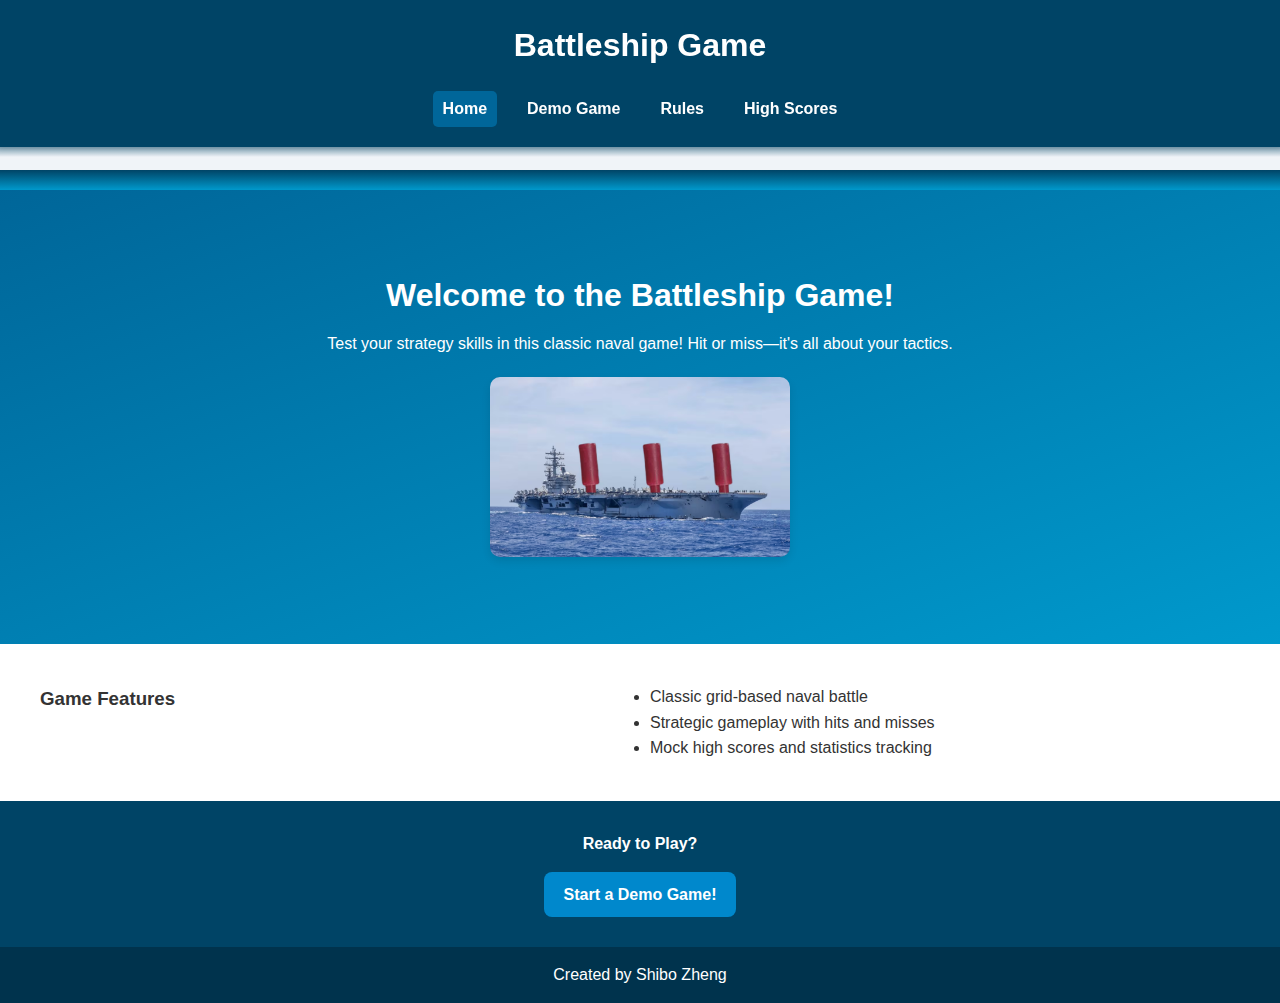
<file: index.html>
<!DOCTYPE html>
<html lang="en">
<head>
    <meta charset="UTF-8">
    <meta name="viewport" content="width=device-width, initial-scale=1.0">
    <title>Battleship Game</title>
</head>
<body>
    <header>
        <h1>Battleship Game</h1>
        <link rel="stylesheet" href="css/common.css">
        <nav>
            <ul class="nav-links">
                <li><a href="index.html" class="active">Home</a></li>
                <li><a href="demo_game.html">Demo Game</a></li>
                <li><a href="rules.html">Rules</a></li>
                <li><a href="scores.html">High Scores</a></li>
            </ul>
        </nav>
    </header>
    <main>
        <div class="header-separator"></div>
        <section id="intro" class="intro">
            <h2>Welcome to the Battleship Game!</h2>
            <p>Test your strategy skills in this classic naval game! Hit or miss—it's all about your tactics.</p>
            <img src="images/NPIXTXSIUNHV3ACRPMPSP6TKGM.png.avif" alt="Battleship game art">
        </section>

        <section id="features" class="features">
            <h3>Game Features</h3>
            <ul>
                <li>Classic grid-based naval battle</li>
                <li>Strategic gameplay with hits and misses</li>
                <li>Mock high scores and statistics tracking</li>
            </ul>
        </section>

        <section id="call-to-action" class="call-to-action">
            <h4>Ready to Play?</h4>
            <a href="demo_game.html" class="btn-play">Start a Demo Game!</a>
        </section>
    </main>

    <footer class="footer">
        <p>Created by <span class="author-name">Shibo Zheng</span></p>
    </footer>
</body>
</html>
</file>
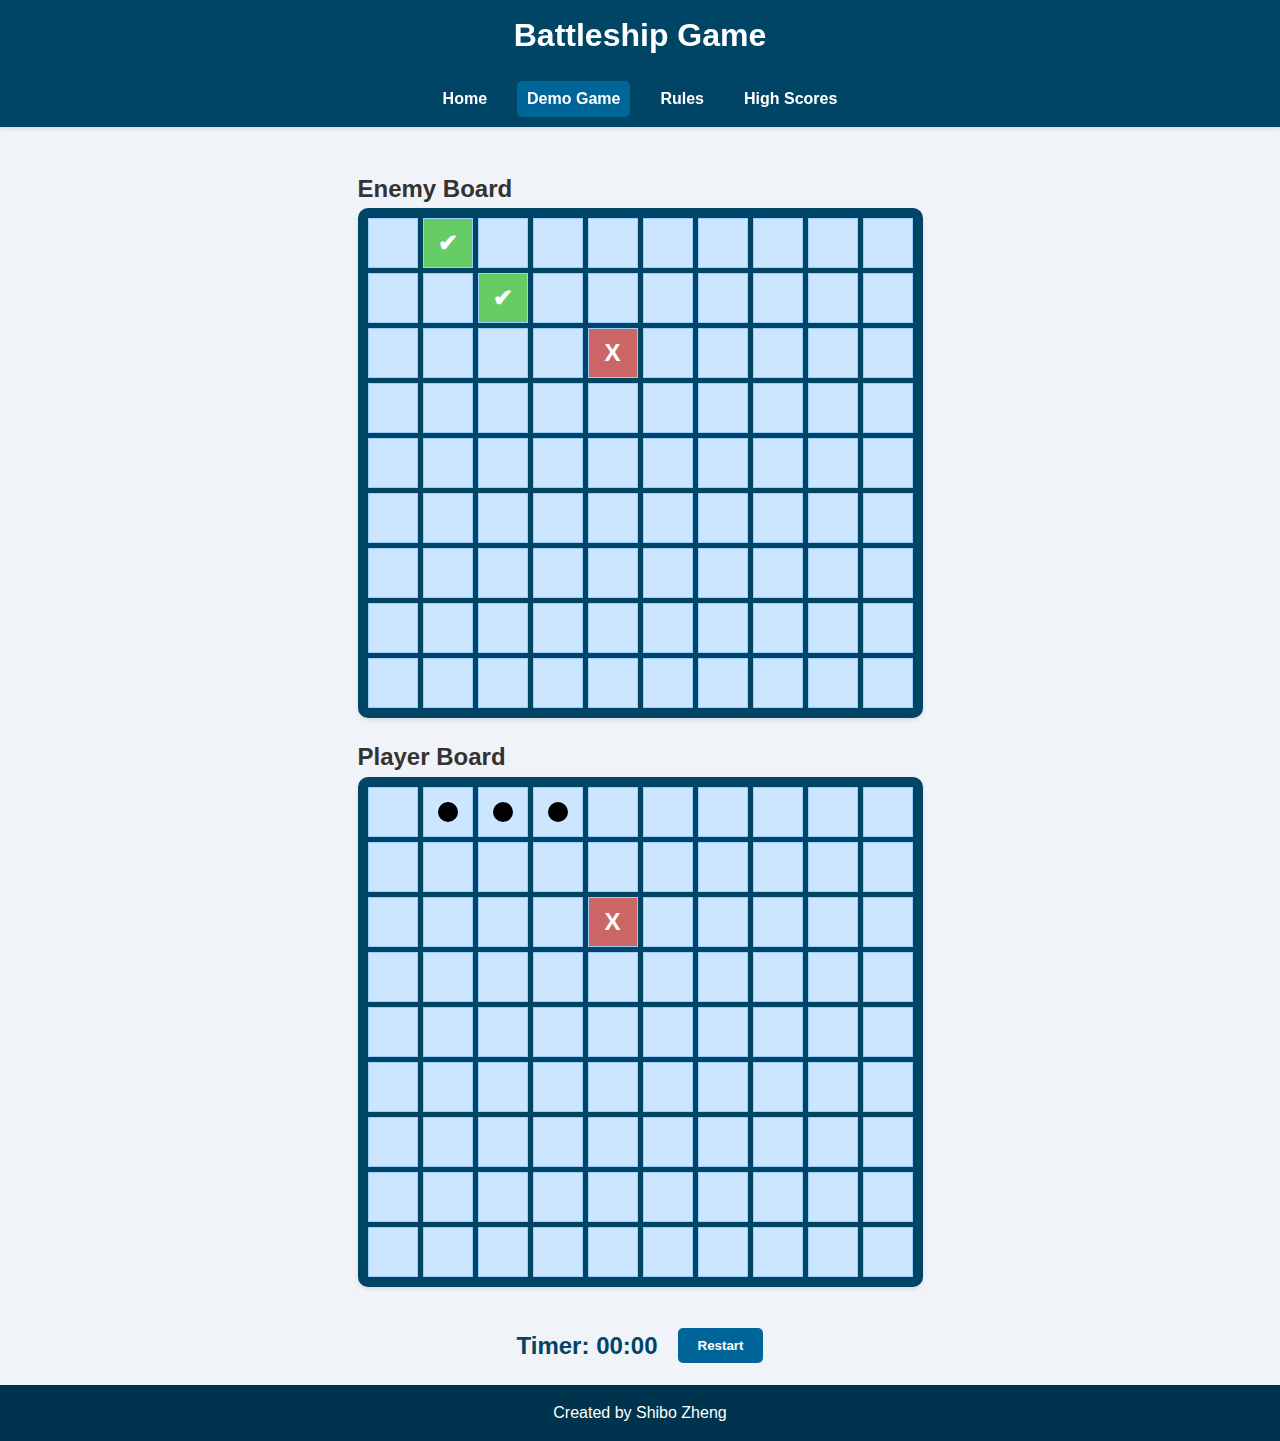
<file: demo_game.html>
<!DOCTYPE html>
<html lang="en">
<head>
    <meta charset="UTF-8">
    <meta name="viewport" content="width=device-width, initial-scale=1.0">
    <title>Battleship Game</title>
</head>
<body>
    <header class="navbar">
        <h1>Battleship Game</h1>
        <link rel="stylesheet" href="css/demo_game.css">
        <nav>
            <ul class="nav-links">
                <li><a href="index.html">Home</a></li>
                <li><a href="demo_game.html" class="active">Demo Game</a></li>
                <li><a href="rules.html">Rules</a></li>
                <li><a href="scores.html">High Scores</a></li>
            </ul>
        </nav>
    </header class="navbar">
    <main class="game-container">
        <section class="board-section">
            <h2>Enemy Board</h2>
            <div class="game-board enemy-board">
                <div class="cell"></div> 
                <!-- <div class="cell"></div> -->
                <div class="cell hit"></div>
                <div class="cell"></div>
                <div class="cell"></div>
                <div class="cell"></div>
                <div class="cell"></div>
                <div class="cell"></div>
                <div class="cell"></div>
                <div class="cell"></div>
                <div class="cell"></div> 

                <div class="cell"></div>
                <div class="cell"></div>
                <!-- <div class="cell"></div> -->
                <div class="cell hit"></div>
                <div class="cell"></div>
                <div class="cell"></div>
                <div class="cell"></div>
                <div class="cell"></div>
                <div class="cell"></div>
                <div class="cell"></div>
                <div class="cell"></div> 

                <div class="cell"></div>
                <div class="cell"></div>
                <div class="cell"></div>
                <div class="cell"></div>
                <!-- <div class="cell"></div> -->
                <div class="cell miss"></div>
                <div class="cell"></div>
                <div class="cell"></div>
                <div class="cell"></div>
                <div class="cell"></div>
                <div class="cell"></div> 

                <div class="cell"></div>
                <div class="cell"></div>
                <div class="cell"></div>
                <div class="cell"></div>
                <div class="cell"></div>
                <div class="cell"></div>
                <div class="cell"></div>
                <div class="cell"></div>
                <div class="cell"></div>
                <div class="cell"></div> 

                <div class="cell"></div>
                <div class="cell"></div>
                <div class="cell"></div>
                <div class="cell"></div>
                <div class="cell"></div>
                <div class="cell"></div>
                <div class="cell"></div>
                <div class="cell"></div>
                <div class="cell"></div>
                <div class="cell"></div> 

                <div class="cell"></div>
                <div class="cell"></div>
                <div class="cell"></div>
                <div class="cell"></div>
                <div class="cell"></div>
                <div class="cell"></div>
                <div class="cell"></div>
                <div class="cell"></div>
                <div class="cell"></div>
                <div class="cell"></div> 

                <div class="cell"></div>
                <div class="cell"></div>
                <div class="cell"></div>
                <div class="cell"></div>
                <div class="cell"></div>
                <div class="cell"></div>
                <div class="cell"></div>
                <div class="cell"></div>
                <div class="cell"></div>
                <div class="cell"></div> 

                <div class="cell"></div>
                <div class="cell"></div>
                <div class="cell"></div>
                <div class="cell"></div>
                <div class="cell"></div>
                <div class="cell"></div>
                <div class="cell"></div>
                <div class="cell"></div>
                <div class="cell"></div>
                <div class="cell"></div> 

                <div class="cell"></div>
                <div class="cell"></div>
                <div class="cell"></div>
                <div class="cell"></div>
                <div class="cell"></div>
                <div class="cell"></div>
                <div class="cell"></div>
                <div class="cell"></div>
                <div class="cell"></div>
                <div class="cell"></div> 

            </div>
        </section>

        <section class="board-section">
            <h2>Player Board</h2>
            <div class="game-board player-board">
                <div class="cell"></div> 
                <!-- <div class="cell"></div> -->
                <div class="cell ship"></div>
                <!-- <div class="cell"></div>
                <div class="cell"></div> -->
                <div class="cell ship"></div>
                <div class="cell ship"></div>
                <div class="cell"></div>
                <div class="cell"></div>
                <div class="cell"></div>
                <div class="cell"></div>
                <div class="cell"></div>
                <div class="cell"></div> 

                <div class="cell"></div>
                <div class="cell"></div>
                <div class="cell"></div>
                <!-- <div class="cell hit"></div> -->
                <div class="cell"></div>
                <div class="cell"></div>
                <div class="cell"></div>
                <div class="cell"></div>
                <div class="cell"></div>
                <div class="cell"></div>
                <div class="cell"></div> 

                <div class="cell"></div>
                <div class="cell"></div>
                <div class="cell"></div>
                <div class="cell"></div>
                <!-- <div class="cell"></div> -->
                <div class="cell miss"></div>
                <div class="cell"></div>
                <div class="cell"></div>
                <div class="cell"></div>
                <div class="cell"></div>
                <div class="cell"></div> 

                <div class="cell"></div>
                <div class="cell"></div>
                <div class="cell"></div>
                <div class="cell"></div>
                <div class="cell"></div>
                <div class="cell"></div>
                <div class="cell"></div>
                <div class="cell"></div>
                <div class="cell"></div>
                <div class="cell"></div> 

                <div class="cell"></div>
                <div class="cell"></div>
                <div class="cell"></div>
                <div class="cell"></div>
                <div class="cell"></div>
                <div class="cell"></div>
                <div class="cell"></div>
                <div class="cell"></div>
                <div class="cell"></div>
                <div class="cell"></div> 

                <div class="cell"></div>
                <div class="cell"></div>
                <div class="cell"></div>
                <div class="cell"></div>
                <div class="cell"></div>
                <div class="cell"></div>
                <div class="cell"></div>
                <div class="cell"></div>
                <div class="cell"></div>
                <div class="cell"></div> 

                <div class="cell"></div>
                <div class="cell"></div>
                <div class="cell"></div>
                <div class="cell"></div>
                <div class="cell"></div>
                <div class="cell"></div>
                <div class="cell"></div>
                <div class="cell"></div>
                <div class="cell"></div>
                <div class="cell"></div> 

                <div class="cell"></div>
                <div class="cell"></div>
                <div class="cell"></div>
                <div class="cell"></div>
                <div class="cell"></div>
                <div class="cell"></div>
                <div class="cell"></div>
                <div class="cell"></div>
                <div class="cell"></div>
                <div class="cell"></div> 

                <div class="cell"></div>
                <div class="cell"></div>
                <div class="cell"></div>
                <div class="cell"></div>
                <div class="cell"></div>
                <div class="cell"></div>
                <div class="cell"></div>
                <div class="cell"></div>
                <div class="cell"></div>
                <div class="cell"></div> 
            </div>
        </section>

        <section class="controls">
            <div class="timer">Timer: <span id="game-timer">00:00</span></div>
            <button class="restart-button">Restart</button>
        </section>
    </main>
    <footer class="footer">
        <p>Created by Shibo Zheng</p>
    </footer>
</body>
</html>
</file>
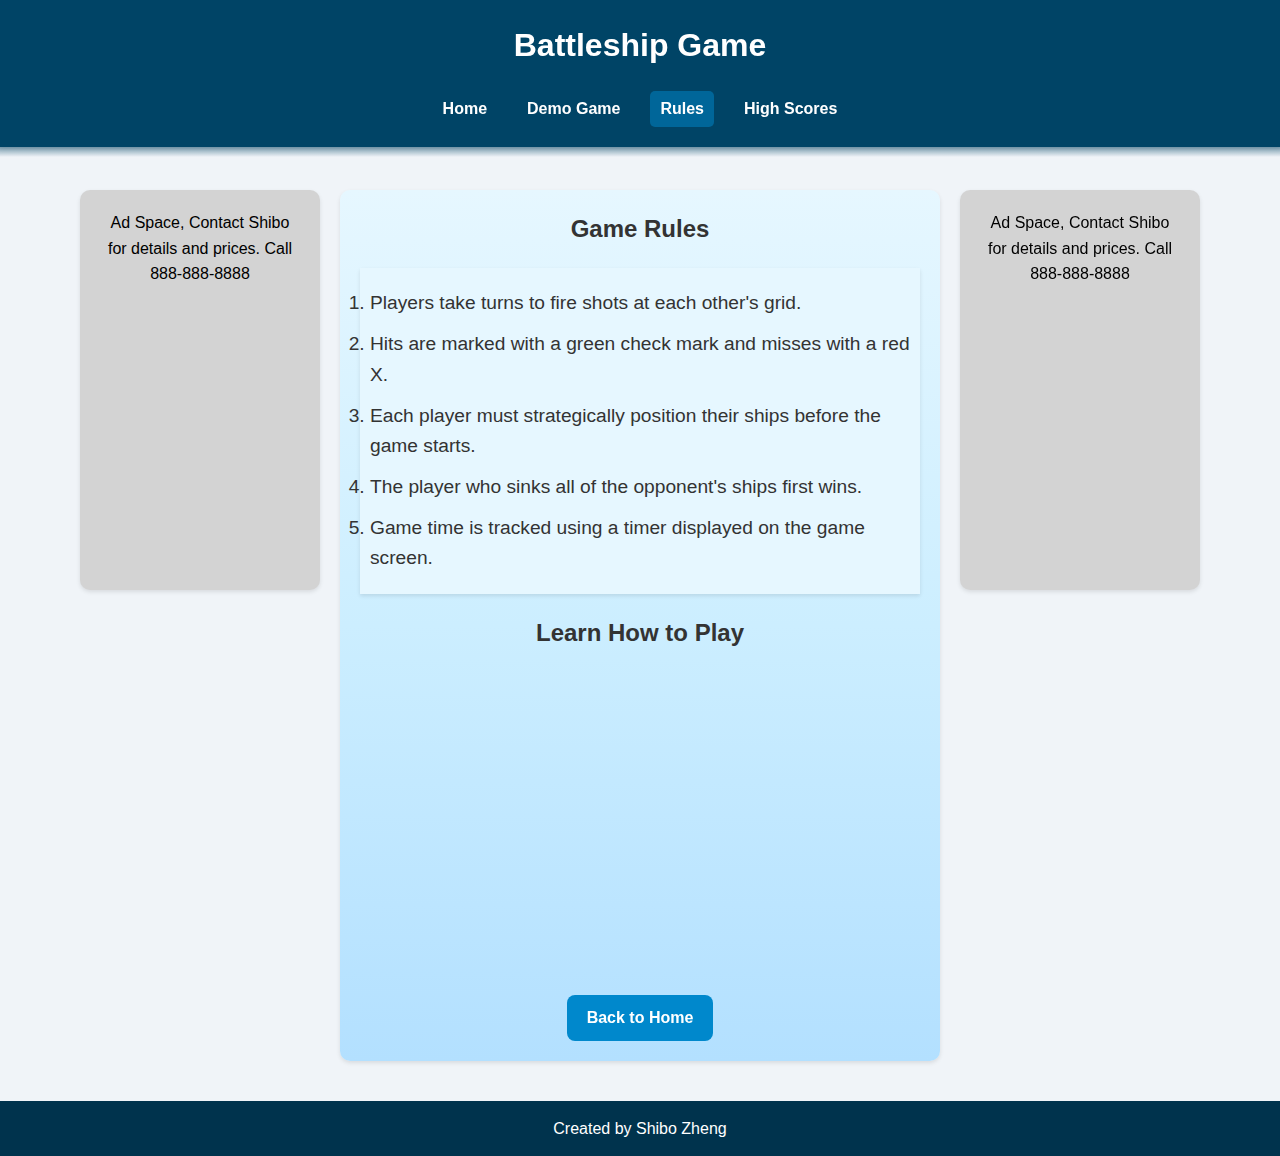
<file: rules.html>
<!DOCTYPE html>
<html lang="en">
<head>
    <meta charset="UTF-8">
    <meta name="viewport" content="width=device-width, initial-scale=1.0">
    <title>Game Rules</title>
    <link rel="stylesheet" href="css/rules.css">
</head>
<body>
    <header class="navbar">
        <h1>Battleship Game</h1>
        <nav>
            <ul class="nav-links">
                <li><a href="index.html">Home</a></li>
                <li><a href="demo_game.html">Demo Game</a></li>
                <li><a href="rules.html" class="active">Rules</a></li>
                <li><a href="scores.html">High Scores</a></li>
            </ul>
        </nav>
    </header>

    <main class="rules-container">        
        <div class="ad ad-left">Ad Space, Contact Shibo for details and prices. Call 888-888-8888</div>

        <section class="rules-content">
            <h2>Game Rules</h2>
            <ol class="rules-list">
                <li>Players take turns to fire shots at each other's grid.</li>
                <li>Hits are marked with a green check mark and misses with a red X.</li>
                <li>Each player must strategically position their ships before the game starts.</li>
                <li>The player who sinks all of the opponent's ships first wins.</li>
                <li>Game time is tracked using a timer displayed on the game screen.</li>
            </ol>
            <section class="video-section">
                <h2>Learn How to Play</h2>
                <iframe 
                    width="560" 
                    height="315" 
                    src="https://www.youtube.com/embed/VIDEO_ID" 
                    title="YouTube video player" 
                    frameborder="0" 
                    allow="accelerometer; autoplay; clipboard-write; encrypted-media; gyroscope; picture-in-picture" 
                    allowfullscreen>
                </iframe>
            </section>
            <a href="index.html" class="btn-return">Back to Home</a>
        </section>
        <div class="ad ad-right">Ad Space, Contact Shibo for details and prices. Call 888-888-8888</div>
    </main>

    <footer class="footer">
        <p>Created by Shibo Zheng</p>
    </footer>
</body>
</html>
</file>
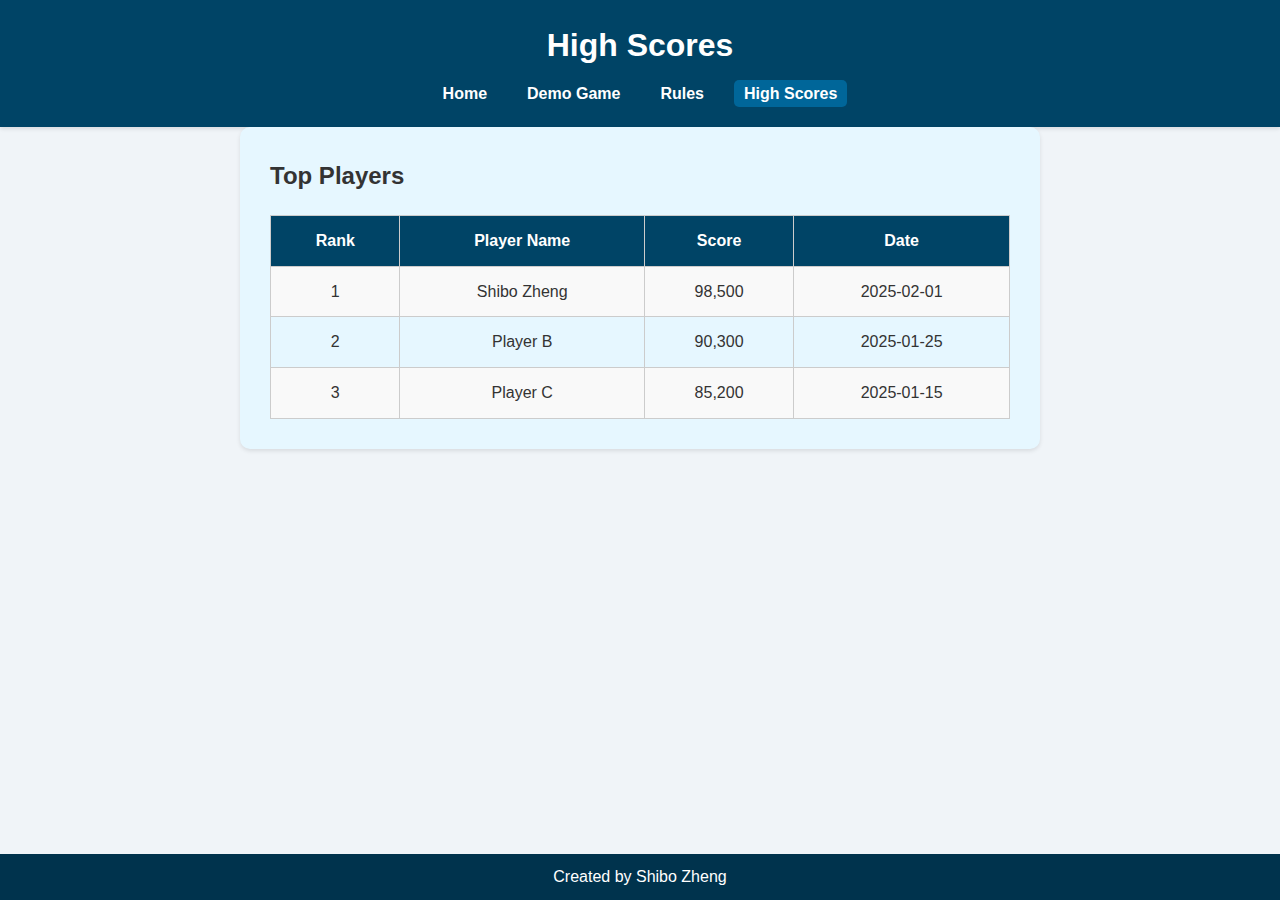
<file: scores.html>
<!DOCTYPE html>
<html lang="en">
<head>
    <meta charset="UTF-8">
    <meta name="viewport" content="width=device-width, initial-scale=1.0">
    <title>High Scores</title>
    <link rel="stylesheet" href="css/scores.css">
</head>
<body>
    <header>
        <h1>High Scores</h1>
        <nav>
            <ul class="nav-links">
                <li><a href="index.html">Home</a></li>
                <li><a href="demo_game.html">Demo Game</a></li>
                <li><a href="rules.html">Rules</a></li>
                <li><a href="scores.html" class="active">High Scores</a></li>
            </ul>
        </nav>
    </header>

    <main>
        <section class="scores-section">
            <h2>Top Players</h2>
            <table class="scores-table">
                <thead>
                    <tr>
                        <th>Rank</th>
                        <th>Player Name</th>
                        <th>Score</th>
                        <th>Date</th>
                    </tr>
                </thead>
                <tbody>
                    <tr>
                        <td>1</td>
                        <td>Shibo Zheng</td>
                        <td>98,500</td>
                        <td>2025-02-01</td>
                    </tr>
                    <tr>
                        <td>2</td>
                        <td>Player B</td>
                        <td>90,300</td>
                        <td>2025-01-25</td>
                    </tr>
                    <tr>
                        <td>3</td>
                        <td>Player C</td>
                        <td>85,200</td>
                        <td>2025-01-15</td>
                    </tr>
                </tbody>
            </table>
        </section>
    </main>

    <footer>
        <p>Created by Shibo Zheng</p>
    </footer>
</body>
</html>
</file>
<file: css/common.css>
* {
    margin: 0;
    padding: 0;
    box-sizing: border-box;
}

header {
    position: fixed;
    top: 0;
    width: 100%;
    z-index: 1000;
    background-color: #004466;
    color: white;
    display: flex;
    flex-direction: column;
    align-items: center;
    box-shadow: 0 2px 4px rgba(0, 0, 0, 0.1);
    padding: 10px 0;
}

main {
    margin: 0;
    padding-top: 20px;
}

.header-separator {
    height: 20px;
    background: linear-gradient(to bottom, #004466, #0099cc);
}


header::after {
    content: "";
    position: absolute;
    bottom: -10px;
    left: 0;
    width: 100%;
    height: 20px;
    background: linear-gradient(to bottom, #004466, transparent);
    z-index: -1;
}

h1 {
    font-size: 2rem;
    margin: 10px 0;
    text-align: center;
}

body {
    font-family: 'Open Sans', sans-serif;
    background-color: #f0f4f8;
    color: #333;
    line-height: 1.6;
    padding-top: 150px; 
    display: flex;
    flex-direction: column;
    min-height: 100vh;
}


.nav-links {
    list-style: none;
    display: flex;
    gap: 20px;
    margin: 0;
    padding: 10px 0;
}

.nav-links a {
    text-decoration: none;
    display: inline-block;
    font-weight: 600;
    color: white;
    padding: 5px 10px;
    transition: background-color 0.3s, transform 0.2s;
    border-radius: 5px;
}

.nav-links a.active {
    background-color: #006699;
}

.nav-links a:hover {
    background-color: #0088cc;
    transform: scale(1.1);
}

.intro {
    padding: 80px 20px;
    text-align: center;
    background: linear-gradient(to bottom right, #006699, #0099cc);
    color: white;
    margin: 0;
}


.intro h2 {
    justify-content: center;
    font-size: 2rem;
    margin-bottom: 10px;
}

.intro img {
    margin-top: 20px;
    max-width: 300px;
    border-radius: 10px;
    box-shadow: 0 4px 8px rgba(0, 0, 0, 0.1);
}

.features {
    display: grid;
    grid-template-columns: 1fr 1fr;
    gap: 20px;
    padding: 40px;
    background-color: #fff;
}


.call-to-action {
    padding: 30px;
    text-align: center;
    background-color: #004466;
    color: white;
}


.btn-play {
    display: inline-block;
    margin-top: 15px;
    padding: 10px 20px;
    background-color: #0088cc;
    color: white;
    font-weight: bold;
    border-radius: 8px;
    text-decoration: none;
    transition: background-color 0.3s, transform 0.2s;
}

.btn-play:hover {
    background-color: #006699;
    transform: scale(1.1);
}


.footer {
    margin: 0;
    background-color: #00334d;
    color: white;
    padding: 15px 20px;
    text-align: center;
    position: relative;
    bottom: 0;
    width: 100%;
}


@media (max-width: 768px) {
    .features {
        grid-template-columns: 1fr;
    }

    .navbar {
        flex-direction: column;
        align-items: flex-start;
    }

    .nav-links {
        flex-direction: column;
        gap: 10px;
    }
}

.rules-container {
    padding: 40px;
    text-align: center;
}

.rules-section {
    flex: 2;
    background-color: #e6f7ff;
    padding: 20px;
    border-radius: 10px;
    box-shadow: 0 2px 4px rgba(0, 0, 0, 0.1);
}

.rules-list {
    text-align: left;
    margin: 20px auto;
    padding: 10px;
    max-width: 600px;
    background-color: #e6f7ff;
    border-radius: 10px;
    box-shadow: 0 2px 4px rgba(0, 0, 0, 0.1);
}

.rules-list li {
    margin: 10px 0;
    font-size: 1.2rem;
}

.btn-return {
    display: inline-block;
    margin-top: 20px;
    padding: 10px 20px;
    background-color: #0088cc;
    color: white;
    font-weight: bold;
    border-radius: 8px;
    text-decoration: none;
    transition: background-color 0.3s;
}

.btn-return:hover {
    background-color: #006699;
}
</file>
<file: css/demo_game.css>
* {
    margin: 0;
    padding: 0;
    box-sizing: border-box;
}

header {
    position: fixed;
    top: 0;
    width: 100%;
    z-index: 1000;
    background-color: #004466;
    color: white;
    display: flex;
    flex-direction: column;
    align-items: center;
    box-shadow: 0 2px 4px rgba(0, 0, 0, 0.1);
}

h1 {
    font-size: 2rem;
    margin: 10px 0;
    text-align: center;
}

body {
    font-family: 'Open Sans', sans-serif;
    background-color: #f0f4f8;
    color: #333;
    line-height: 1.6;
    padding-top: 150px; 
}

.nav-links {
    list-style: none;
    display: flex;
    gap: 20px;
    margin: 0;
    padding: 10px 0;
}

.nav-links a {
    text-decoration: none;
    display: inline-block;
    font-weight: 600;
    color: white;
    padding: 5px 10px;
    transition: background-color 0.3s, transform 0.2s;
    border-radius: 5px;
}

.nav-links a.active {
    background-color: #006699;
}

.nav-links a:hover {
    background-color: #0088cc;
    transform: scale(1.1);
}

.game-container {
    display: flex;
    flex-direction: column;
    align-items: center;
    gap: 20px;
    padding: 20px;
}

.game-board {
    display: grid;
    grid-template-columns: repeat(10, 50px);
    grid-template-rows: repeat(9, 50px);
    gap: 5px;
    background-color: #004466;
    padding: 10px;
    border-radius: 10px;
    box-shadow: 0 2px 4px rgba(0, 0, 0, 0.1);
}

.cell {
    background-color: #cce6ff;
    border: 1px solid #99ccff;
    width: 50px;
    height: 50px;
    font-size: 2.0rem;
    display: flex;
    justify-content: center;
}

.controls {
    display: flex;
    justify-content: center; 
    align-items: center; 
    gap: 20px; 
    margin-top: 20px;
}


.cell:hover {
    cursor: pointer;
    background-color: #99ccff;
}


.cell.hit {
    display: flex;
    justify-content: center;
    align-items: center;
    font-weight: bold;
    color: white;
    background-color: #66cc66;
}

.cell.miss {
    display: flex;
    justify-content: center;
    align-items: center;
    background-color: #cc6666;
    color: white;
    font-weight: bold;
} 

.cell.hit::before {
    content: "✔";           
    font-size: 1.5rem;
    font-weight: bold;
    color: white;
}


.cell.miss::before {
    content: "X";
    font-size: 1.5rem;
    font-weight: bold;
    color: white;
}

.cell.ship {
    position: relative;
    display: flex;
    justify-content: center;
    align-items: center;
}

.cell.ship::after {
    content: "";
    width: 20px;
    height: 20px;
    background-color: black;
    border-radius: 50%;
}

.timer {
    font-size: 1.5rem;
    font-weight: bold;
    color: #004466;
}

.restart-button {
    padding: 10px 20px;
    background-color: #006699;
    color: white;
    border: none;
    border-radius: 5px;
    font-weight: bold;
    cursor: pointer;
    transition: background-color 0.3s;
}

.restart-button:hover {
    background-color: #004466;
}

.footer {
    background-color: #00334d;
    color: white;
    padding: 15px 20px;
    text-align: center;
    position: relative;
    bottom: 0;
    width: 100%;
}
</file>
<file: css/rules.css>
* {
    margin: 0;
    padding: 0;
    box-sizing: border-box;
}

header {
    position: fixed;
    top: 0;
    width: 100%;
    z-index: 1000;
    background-color: #004466;
    color: white;
    display: flex;
    flex-direction: column;
    align-items: center;
    box-shadow: 0 2px 4px rgba(0, 0, 0, 0.1);
    padding: 10px 0;
}

main {
    margin: 0;
    padding-top: 20px;
}

.header-separator {
    height: 20px;
    background: linear-gradient(to bottom, #004466, #0099cc);
}


header::after {
    content: "";
    position: absolute;
    bottom: -10px;
    left: 0;
    width: 100%;
    height: 20px;
    background: linear-gradient(to bottom, #004466, transparent);
    z-index: -1;
}

h1 {
    font-size: 2rem;
    margin: 10px 0;
    text-align: center;
}

body {
    font-family: 'Open Sans', sans-serif;
    background-color: #f0f4f8;
    color: #333;
    line-height: 1.6;
    padding-top: 150px; 
    display: flex;
    flex-direction: column;
    min-height: 100vh;
}


.nav-links {
    list-style: none;
    display: flex;
    gap: 20px;
    margin: 0;
    padding: 10px 0;
}

.nav-links a {
    text-decoration: none;
    display: inline-block;
    font-weight: 600;
    color: white;
    padding: 5px 10px;
    transition: background-color 0.3s, transform 0.2s;
    border-radius: 5px;
}


.nav-links a.active {
    background-color: #006699;
}

.nav-links a:hover {
    background-color: #0088cc;
    transform: scale(1.1);
}

.call-to-action {
    padding: 30px;
    text-align: center;
    background-color: #004466;
    color: white;
}


.btn-play {
    display: inline-block;
    margin-top: 15px;
    padding: 10px 20px;
    background-color: #0088cc;
    color: white;
    font-weight: bold;
    border-radius: 8px;
    text-decoration: none;
    transition: background-color 0.3s, transform 0.2s;
}

.btn-play:hover {
    background-color: #006699;
    transform: scale(1.1);
}


.footer {
    margin: 0;
    background-color: #00334d;
    color: white;
    padding: 15px 20px;
    text-align: center;
    position: relative;
    bottom: 0;
    width: 100%;
}


@media (max-width: 768px) {
    .features {
        grid-template-columns: 1fr;
    }

    .navbar {
        flex-direction: column;
        align-items: flex-start;
    }

    .nav-links {
        flex-direction: column;
        gap: 10px;
    }
}

@media (max-width: 768px) {
    .rules-container {
        flex-direction: column;
    }

    .ad {
        margin: 20px 0;
    }
}

.rules-container {
    display: flex;
    justify-content: center;
    align-items: flex-start;
    gap: 20px;
    padding: 40px;
    margin: 0 auto;
    max-width: 1200px;
}

.ad {
    flex: 1;
    background-color: lightgray;
    text-decoration: dotted;
    color: black;
    padding: 20px;
    text-align: center;
    border-radius: 10px;
    box-shadow: 0 2px 4px rgba(0, 0, 0, 0.1);
    min-height: 400px;
}

.rules-content {
    flex: 2;
    padding: 20px;
    border-radius: 10px;
    box-shadow: 0 2px 4px rgba(0, 0, 0, 0.1);
    background: linear-gradient(to bottom, #e6f7ff, #cceeff, #b3e0ff);
    text-align: center;
}

h2  {
    text-align: center;
}


.rules-section {
    flex: 2;
    background-color: #e6f7ff;
    padding: 20px;
    border-radius: 10px;
    box-shadow: 0 2px 4px rgba(0, 0, 0, 0.1);
}

.rules-list {
    text-align: left;
    margin: 20px auto;
    padding: 10px;
    max-width: 600px;
    background-color: #e6f7ff;
    box-shadow: 0 2px 4px rgba(0, 0, 0, 0.1);
}

.video-section {
    margin-top: 20px;
    text-align: center;
}

.rules-list li {
    margin: 10px 0;
    font-size: 1.2rem;
}

.btn-return {
    display: inline-block;
    margin-top: 20px;
    padding: 10px 20px;
    background-color: #0088cc;
    color: white;
    font-weight: bold;
    border-radius: 8px;
    text-decoration: none;
    transition: background-color 0.3s;

}

.btn-return:hover {
    background-color: #006699;
    transform: scale(1.1);
}
</file>
<file: css/scores.css>
* {
    margin: 0;
    padding: 0;
    box-sizing: border-box;
}

body {
    font-family: 'Open Sans', sans-serif;
    background-color: #f0f4f8;
    color: #333;
    line-height: 1.6;
}

header {
    background-color: #004466;
    color: white;
    text-align: center;
    padding: 20px 0;
    box-shadow: 0 2px 4px rgba(0, 0, 0, 0.1);
}

.nav-links {
    list-style: none;
    display: flex;
    justify-content: center;
    gap: 20px;
    margin-top: 10px;
}

.nav-links a {
    text-decoration: none;
    color: white;
    font-weight: bold;
    padding: 5px 10px;
    border-radius: 5px;
}

.nav-links a.active {
    background-color: #006699;
}

.main {
    padding: 40px 20px;
    text-align: center;
}

.scores-section {
    background-color: #e6f7ff;
    padding: 30px;
    border-radius: 10px;
    box-shadow: 0 2px 4px rgba(0, 0, 0, 0.1);
    max-width: 800px;
    margin: 0 auto;
}

.scores-table {
    width: 100%;
    border-collapse: collapse;
    margin-top: 20px;
}

.scores-table th,
.scores-table td {
    padding: 12px;
    text-align: center;
    border: 1px solid #ccc;
}

.scores-table th {
    background-color: #004466;
    color: white;
}

.scores-table tbody tr:nth-child(odd) {
    background-color: #f9f9f9;
}

footer {
    background-color: #00334d;
    color: white;
    text-align: center;
    padding: 10px;
    position: fixed;
    bottom: 0;
    width: 100%;
}
</file>
